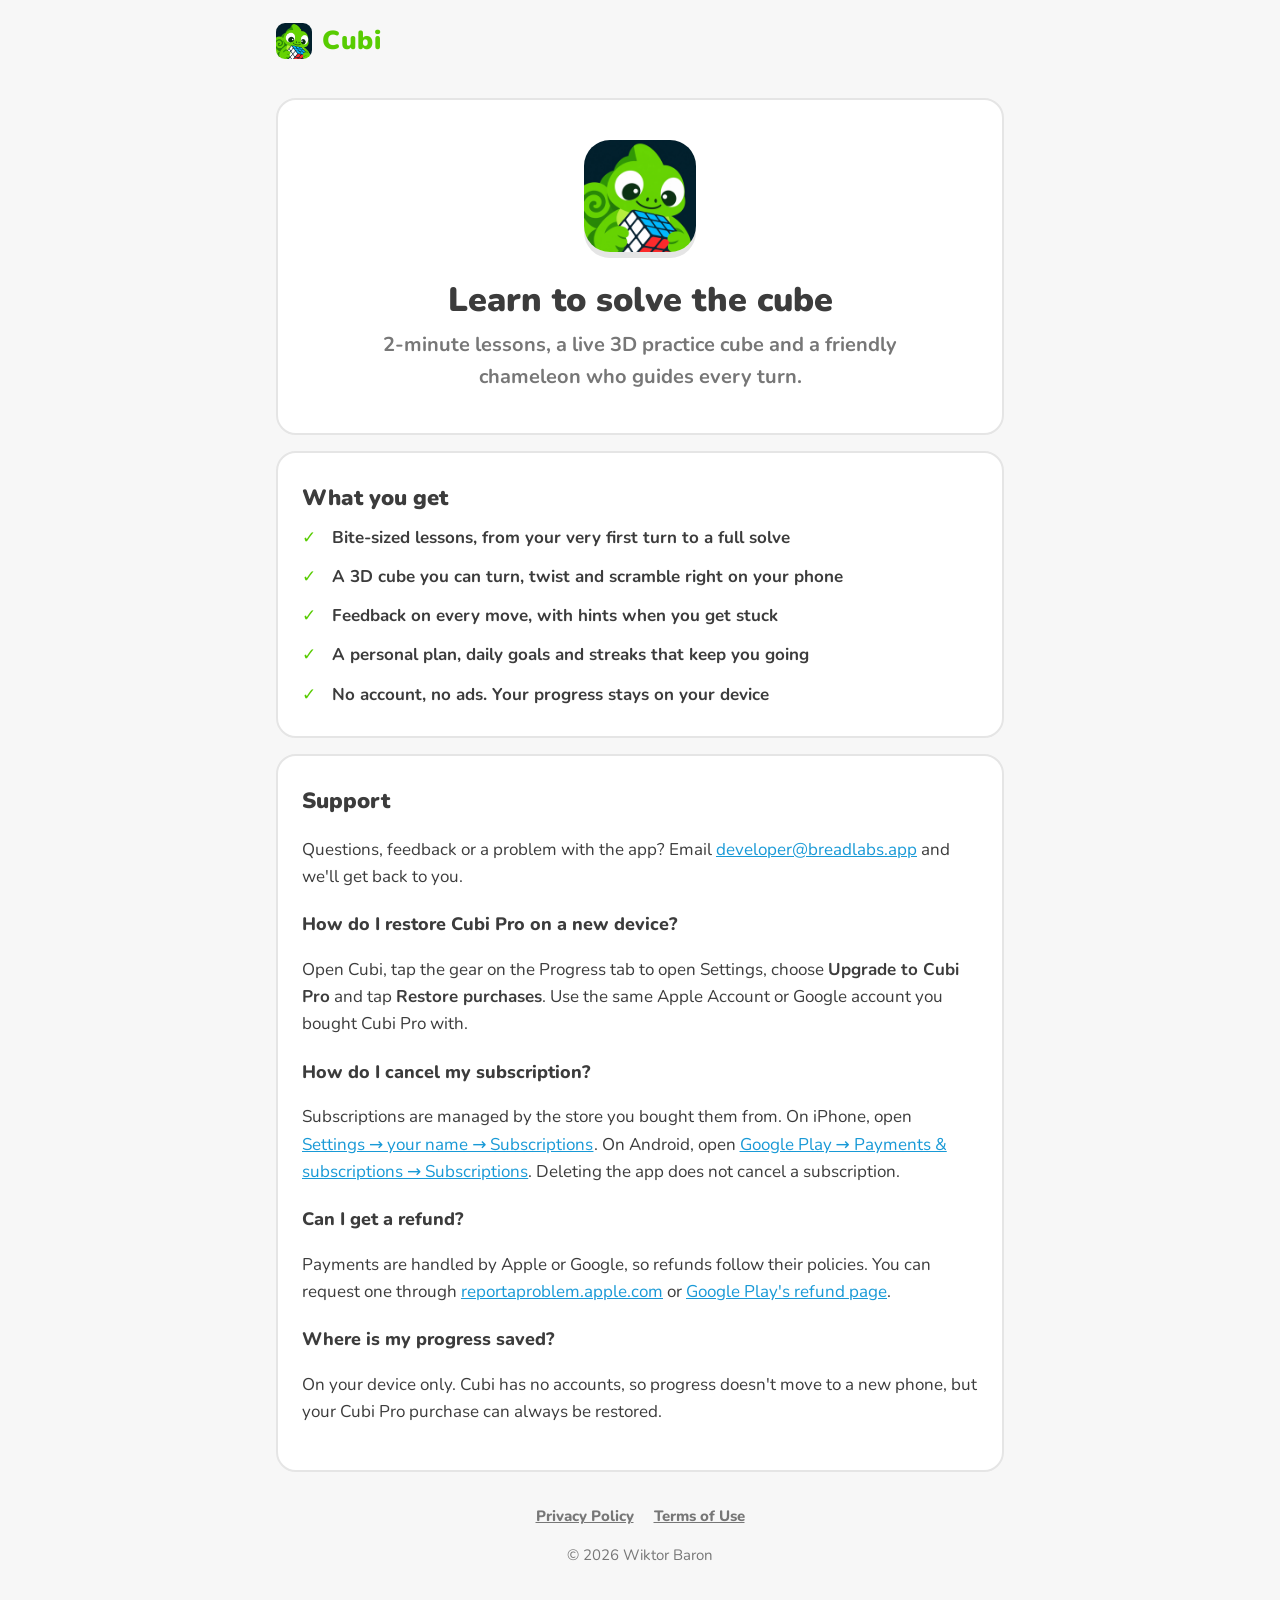
<file: index.html>
<!doctype html>
<html lang="en">
  <head>
    <meta charset="UTF-8" />
    <meta name="viewport" content="width=device-width, initial-scale=1.0" />
    <meta name="description" content="Cubi teaches you to solve the 3×3 cube with 2-minute lessons and a live 3D practice cube." />
    <meta name="theme-color" content="#58cc02" />
    <title>Cubi – Learn to Solve the Cube</title>
    <link rel="icon" type="image/png" href="assets/cubi_icon.png" />
    <link rel="apple-touch-icon" href="assets/cubi_icon.png" />
    <link rel="preconnect" href="https://fonts.googleapis.com" />
    <link rel="preconnect" href="https://fonts.gstatic.com" crossorigin />
    <link href="https://fonts.googleapis.com/css2?family=Nunito:wght@400;700;800;900&display=swap" rel="stylesheet" />
    <link rel="stylesheet" href="styles.css" />
  </head>
  <body>
    <div class="shell">
      <header class="topbar">
        <a class="brand" href="./"><img src="assets/cubi_icon.png" alt="" />Cubi</a>
      </header>

      <main>
        <section class="card hero">
          <img src="assets/cubi_icon.png" alt="Cubi app icon" />
          <h1>Learn to solve the cube</h1>
          <p class="lead">2-minute lessons, a live 3D practice cube and a friendly chameleon who guides every turn.</p>
        </section>

        <section class="card">
          <h2>What you get</h2>
          <ul class="features">
            <li>Bite-sized lessons, from your very first turn to a full solve</li>
            <li>A 3D cube you can turn, twist and scramble right on your phone</li>
            <li>Feedback on every move, with hints when you get stuck</li>
            <li>A personal plan, daily goals and streaks that keep you going</li>
            <li>No account, no ads. Your progress stays on your device</li>
          </ul>
        </section>

        <section class="card" id="support">
          <h2>Support</h2>
          <p>Questions, feedback or a problem with the app? Email <a href="mailto:developer@breadlabs.app">developer@breadlabs.app</a> and we'll get back to you.</p>

          <h3>How do I restore Cubi Pro on a new device?</h3>
          <p>Open Cubi, tap the gear on the Progress tab to open Settings, choose <strong>Upgrade to Cubi Pro</strong> and tap <strong>Restore purchases</strong>. Use the same Apple Account or Google account you bought Cubi Pro with.</p>

          <h3>How do I cancel my subscription?</h3>
          <p>Subscriptions are managed by the store you bought them from. On iPhone, open <a href="https://support.apple.com/en-us/118428">Settings → your name → Subscriptions</a>. On Android, open <a href="https://support.google.com/googleplay/answer/7018481">Google Play → Payments &amp; subscriptions → Subscriptions</a>. Deleting the app does not cancel a subscription.</p>

          <h3>Can I get a refund?</h3>
          <p>Payments are handled by Apple or Google, so refunds follow their policies. You can request one through <a href="https://reportaproblem.apple.com">reportaproblem.apple.com</a> or <a href="https://support.google.com/googleplay/answer/2479637">Google Play's refund page</a>.</p>

          <h3>Where is my progress saved?</h3>
          <p>On your device only. Cubi has no accounts, so progress doesn't move to a new phone, but your Cubi Pro purchase can always be restored.</p>
        </section>
      </main>

      <footer>
        <a href="privacy/">Privacy Policy</a>
        <a href="terms/">Terms of Use</a>
        <p>© 2026 Wiktor Baron</p>
      </footer>
    </div>
  </body>
</html>
</file>
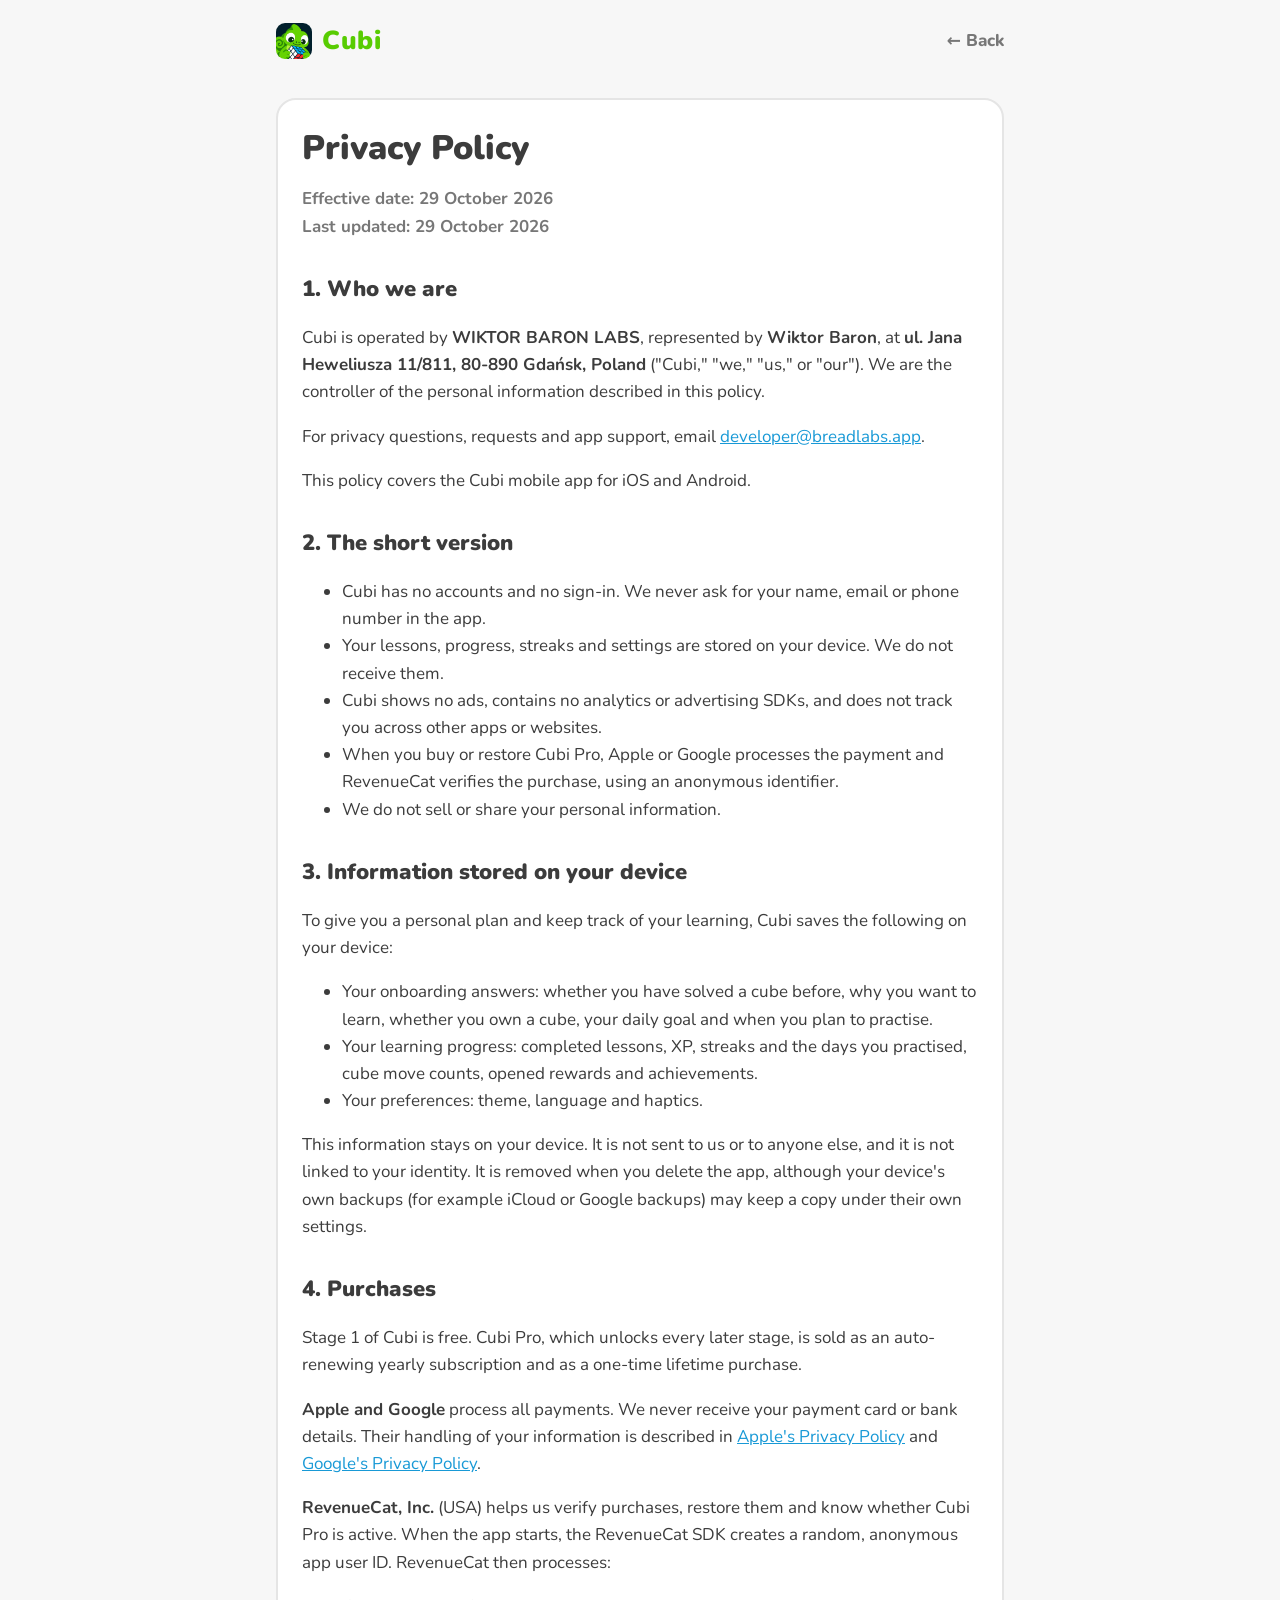
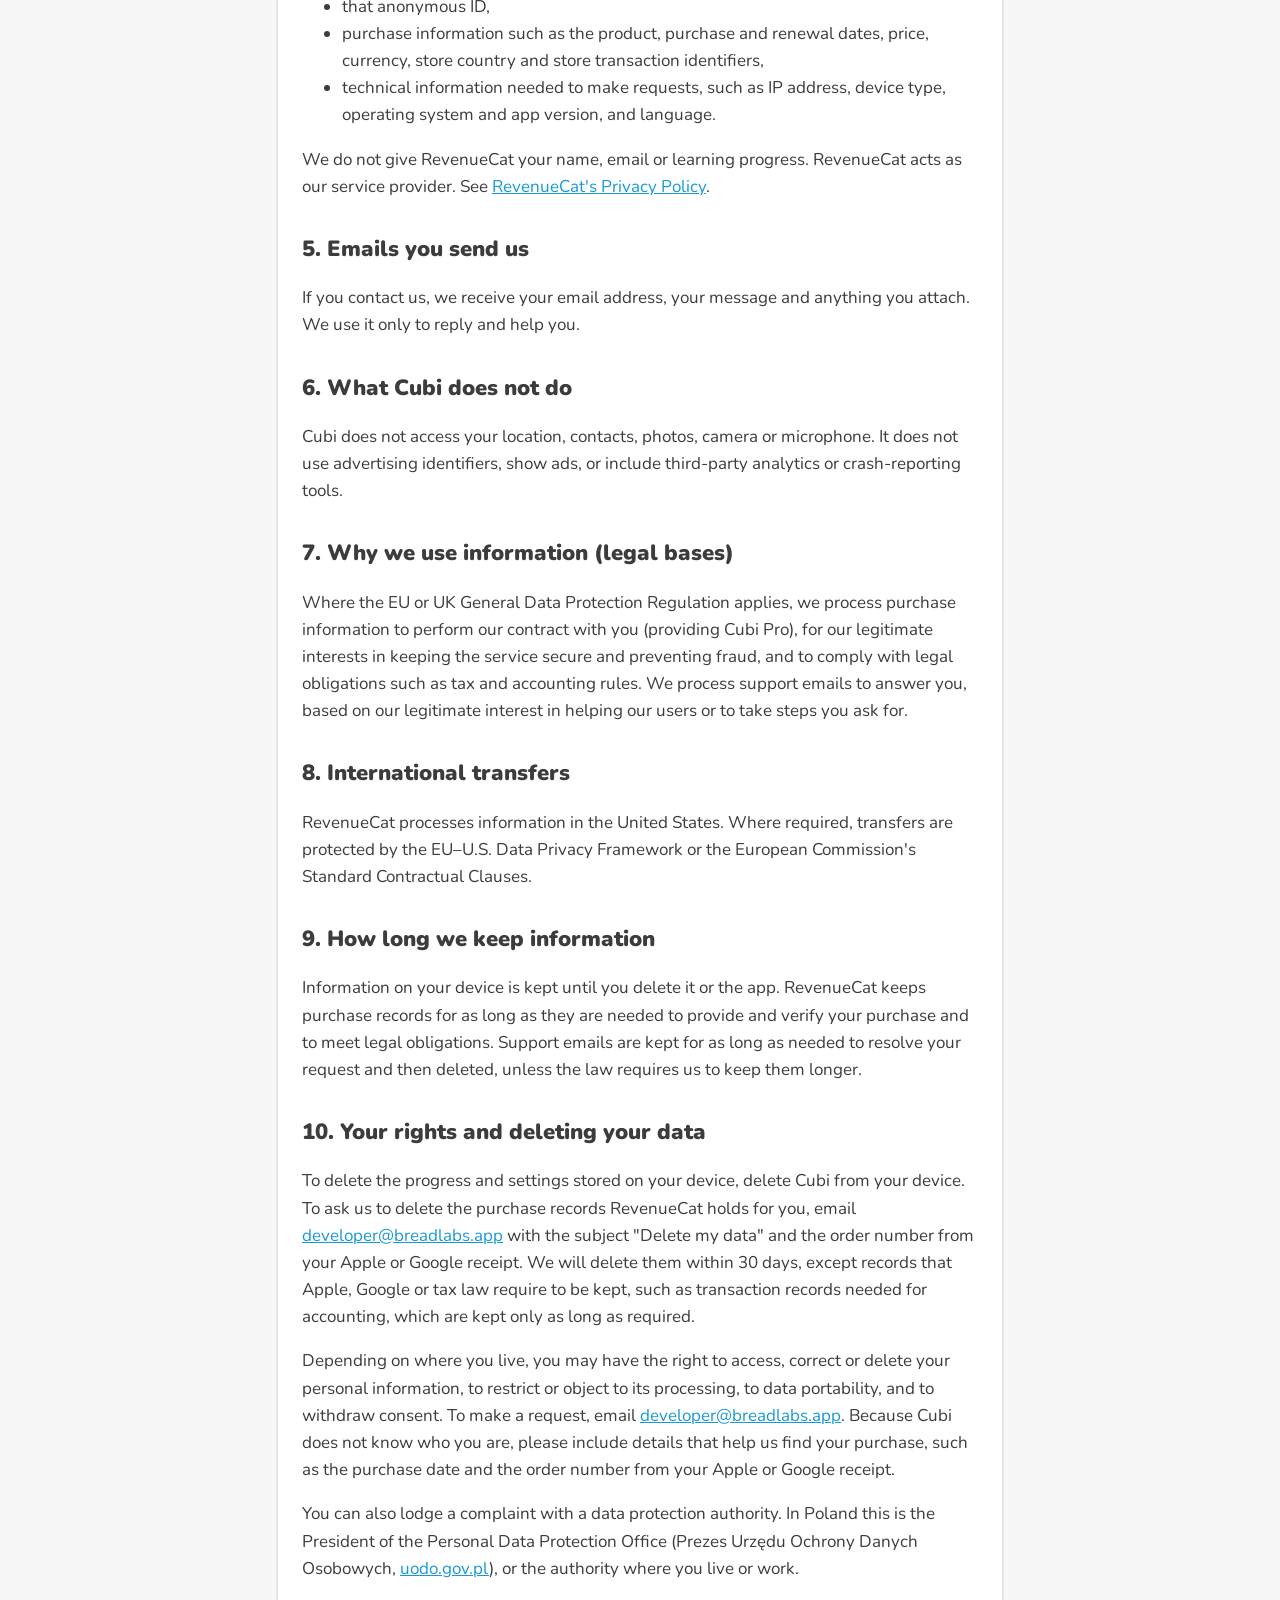
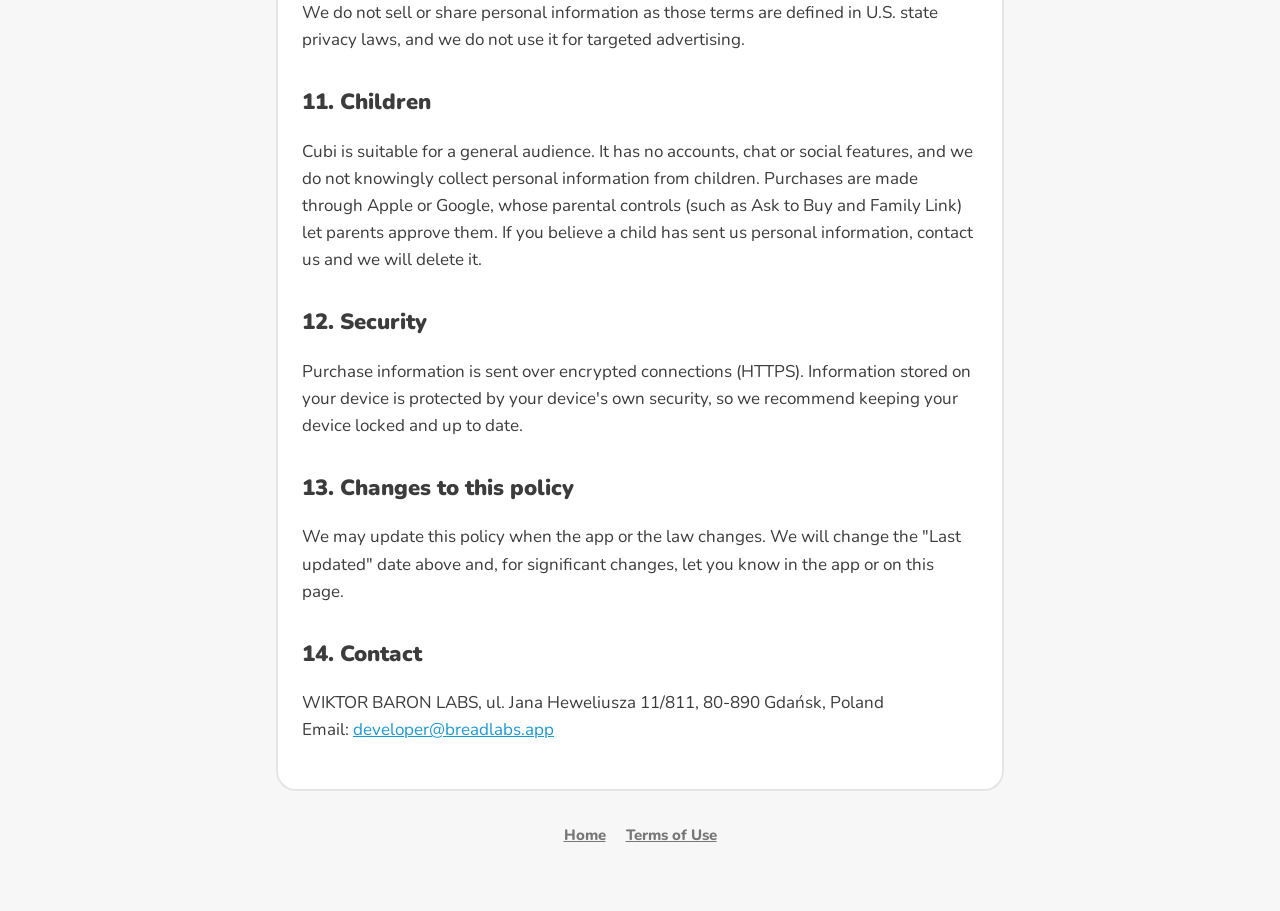
<file: privacy/index.html>
<!doctype html>
<html lang="en">
  <head>
    <meta charset="UTF-8" />
    <meta name="viewport" content="width=device-width, initial-scale=1.0" />
    <meta name="description" content="How the Cubi app handles your information: no account, no ads, progress stored on your device." />
    <meta name="theme-color" content="#58cc02" />
    <title>Privacy Policy – Cubi</title>
    <link rel="icon" type="image/png" href="../assets/cubi_icon.png" />
    <link rel="preconnect" href="https://fonts.googleapis.com" />
    <link rel="preconnect" href="https://fonts.gstatic.com" crossorigin />
    <link href="https://fonts.googleapis.com/css2?family=Nunito:wght@400;700;800;900&display=swap" rel="stylesheet" />
    <link rel="stylesheet" href="../styles.css" />
  </head>
  <body>
    <div class="shell">
      <header class="topbar">
        <a class="brand" href="../"><img src="../assets/cubi_icon.png" alt="" />Cubi</a>
        <a class="back-link" href="../">← Back</a>
      </header>

      <main class="card legal">
        <h1>Privacy Policy</h1>
        <p class="meta">Effective date: 29 October 2026<br />Last updated: 29 October 2026</p>

        <h2>1. Who we are</h2>
        <p>Cubi is operated by <strong>WIKTOR BARON LABS</strong>, represented by <strong>Wiktor Baron</strong>, at <strong>ul. Jana Heweliusza 11/811, 80-890 Gdańsk, Poland</strong> ("Cubi," "we," "us," or "our"). We are the controller of the personal information described in this policy.</p>
        <p>For privacy questions, requests and app support, email <a href="mailto:developer@breadlabs.app">developer@breadlabs.app</a>.</p>
        <p>This policy covers the Cubi mobile app for iOS and Android.</p>

        <h2>2. The short version</h2>
        <ul>
          <li>Cubi has no accounts and no sign-in. We never ask for your name, email or phone number in the app.</li>
          <li>Your lessons, progress, streaks and settings are stored on your device. We do not receive them.</li>
          <li>Cubi shows no ads, contains no analytics or advertising SDKs, and does not track you across other apps or websites.</li>
          <li>When you buy or restore Cubi Pro, Apple or Google processes the payment and RevenueCat verifies the purchase, using an anonymous identifier.</li>
          <li>We do not sell or share your personal information.</li>
        </ul>

        <h2>3. Information stored on your device</h2>
        <p>To give you a personal plan and keep track of your learning, Cubi saves the following on your device:</p>
        <ul>
          <li>Your onboarding answers: whether you have solved a cube before, why you want to learn, whether you own a cube, your daily goal and when you plan to practise.</li>
          <li>Your learning progress: completed lessons, XP, streaks and the days you practised, cube move counts, opened rewards and achievements.</li>
          <li>Your preferences: theme, language and haptics.</li>
        </ul>
        <p>This information stays on your device. It is not sent to us or to anyone else, and it is not linked to your identity. It is removed when you delete the app, although your device's own backups (for example iCloud or Google backups) may keep a copy under their own settings.</p>

        <h2>4. Purchases</h2>
        <p>Stage 1 of Cubi is free. Cubi Pro, which unlocks every later stage, is sold as an auto-renewing yearly subscription and as a one-time lifetime purchase.</p>
        <p><strong>Apple and Google</strong> process all payments. We never receive your payment card or bank details. Their handling of your information is described in <a href="https://www.apple.com/legal/privacy/">Apple's Privacy Policy</a> and <a href="https://policies.google.com/privacy">Google's Privacy Policy</a>.</p>
        <p><strong>RevenueCat, Inc.</strong> (USA) helps us verify purchases, restore them and know whether Cubi Pro is active. When the app starts, the RevenueCat SDK creates a random, anonymous app user ID. RevenueCat then processes:</p>
        <ul>
          <li>that anonymous ID,</li>
          <li>purchase information such as the product, purchase and renewal dates, price, currency, store country and store transaction identifiers,</li>
          <li>technical information needed to make requests, such as IP address, device type, operating system and app version, and language.</li>
        </ul>
        <p>We do not give RevenueCat your name, email or learning progress. RevenueCat acts as our service provider. See <a href="https://www.revenuecat.com/privacy">RevenueCat's Privacy Policy</a>.</p>

        <h2>5. Emails you send us</h2>
        <p>If you contact us, we receive your email address, your message and anything you attach. We use it only to reply and help you.</p>

        <h2>6. What Cubi does not do</h2>
        <p>Cubi does not access your location, contacts, photos, camera or microphone. It does not use advertising identifiers, show ads, or include third-party analytics or crash-reporting tools.</p>

        <h2>7. Why we use information (legal bases)</h2>
        <p>Where the EU or UK General Data Protection Regulation applies, we process purchase information to perform our contract with you (providing Cubi Pro), for our legitimate interests in keeping the service secure and preventing fraud, and to comply with legal obligations such as tax and accounting rules. We process support emails to answer you, based on our legitimate interest in helping our users or to take steps you ask for.</p>

        <h2>8. International transfers</h2>
        <p>RevenueCat processes information in the United States. Where required, transfers are protected by the EU–U.S. Data Privacy Framework or the European Commission's Standard Contractual Clauses.</p>

        <h2>9. How long we keep information</h2>
        <p>Information on your device is kept until you delete it or the app. RevenueCat keeps purchase records for as long as they are needed to provide and verify your purchase and to meet legal obligations. Support emails are kept for as long as needed to resolve your request and then deleted, unless the law requires us to keep them longer.</p>

        <h2 id="delete-data">10. Your rights and deleting your data</h2>
        <p>To delete the progress and settings stored on your device, delete Cubi from your device. To ask us to delete the purchase records RevenueCat holds for you, email <a href="mailto:developer@breadlabs.app">developer@breadlabs.app</a> with the subject "Delete my data" and the order number from your Apple or Google receipt. We will delete them within 30 days, except records that Apple, Google or tax law require to be kept, such as transaction records needed for accounting, which are kept only as long as required.</p>
        <p>Depending on where you live, you may have the right to access, correct or delete your personal information, to restrict or object to its processing, to data portability, and to withdraw consent. To make a request, email <a href="mailto:developer@breadlabs.app">developer@breadlabs.app</a>. Because Cubi does not know who you are, please include details that help us find your purchase, such as the purchase date and the order number from your Apple or Google receipt.</p>
        <p>You can also lodge a complaint with a data protection authority. In Poland this is the President of the Personal Data Protection Office (Prezes Urzędu Ochrony Danych Osobowych, <a href="https://uodo.gov.pl">uodo.gov.pl</a>), or the authority where you live or work.</p>
        <p>We do not sell or share personal information as those terms are defined in U.S. state privacy laws, and we do not use it for targeted advertising.</p>

        <h2>11. Children</h2>
        <p>Cubi is suitable for a general audience. It has no accounts, chat or social features, and we do not knowingly collect personal information from children. Purchases are made through Apple or Google, whose parental controls (such as Ask to Buy and Family Link) let parents approve them. If you believe a child has sent us personal information, contact us and we will delete it.</p>

        <h2>12. Security</h2>
        <p>Purchase information is sent over encrypted connections (HTTPS). Information stored on your device is protected by your device's own security, so we recommend keeping your device locked and up to date.</p>

        <h2>13. Changes to this policy</h2>
        <p>We may update this policy when the app or the law changes. We will change the "Last updated" date above and, for significant changes, let you know in the app or on this page.</p>

        <h2>14. Contact</h2>
        <p>WIKTOR BARON LABS, ul. Jana Heweliusza 11/811, 80-890 Gdańsk, Poland<br />Email: <a href="mailto:developer@breadlabs.app">developer@breadlabs.app</a></p>
      </main>

      <footer>
        <a href="../">Home</a>
        <a href="../terms/">Terms of Use</a>
      </footer>
    </div>
  </body>
</html>
</file>
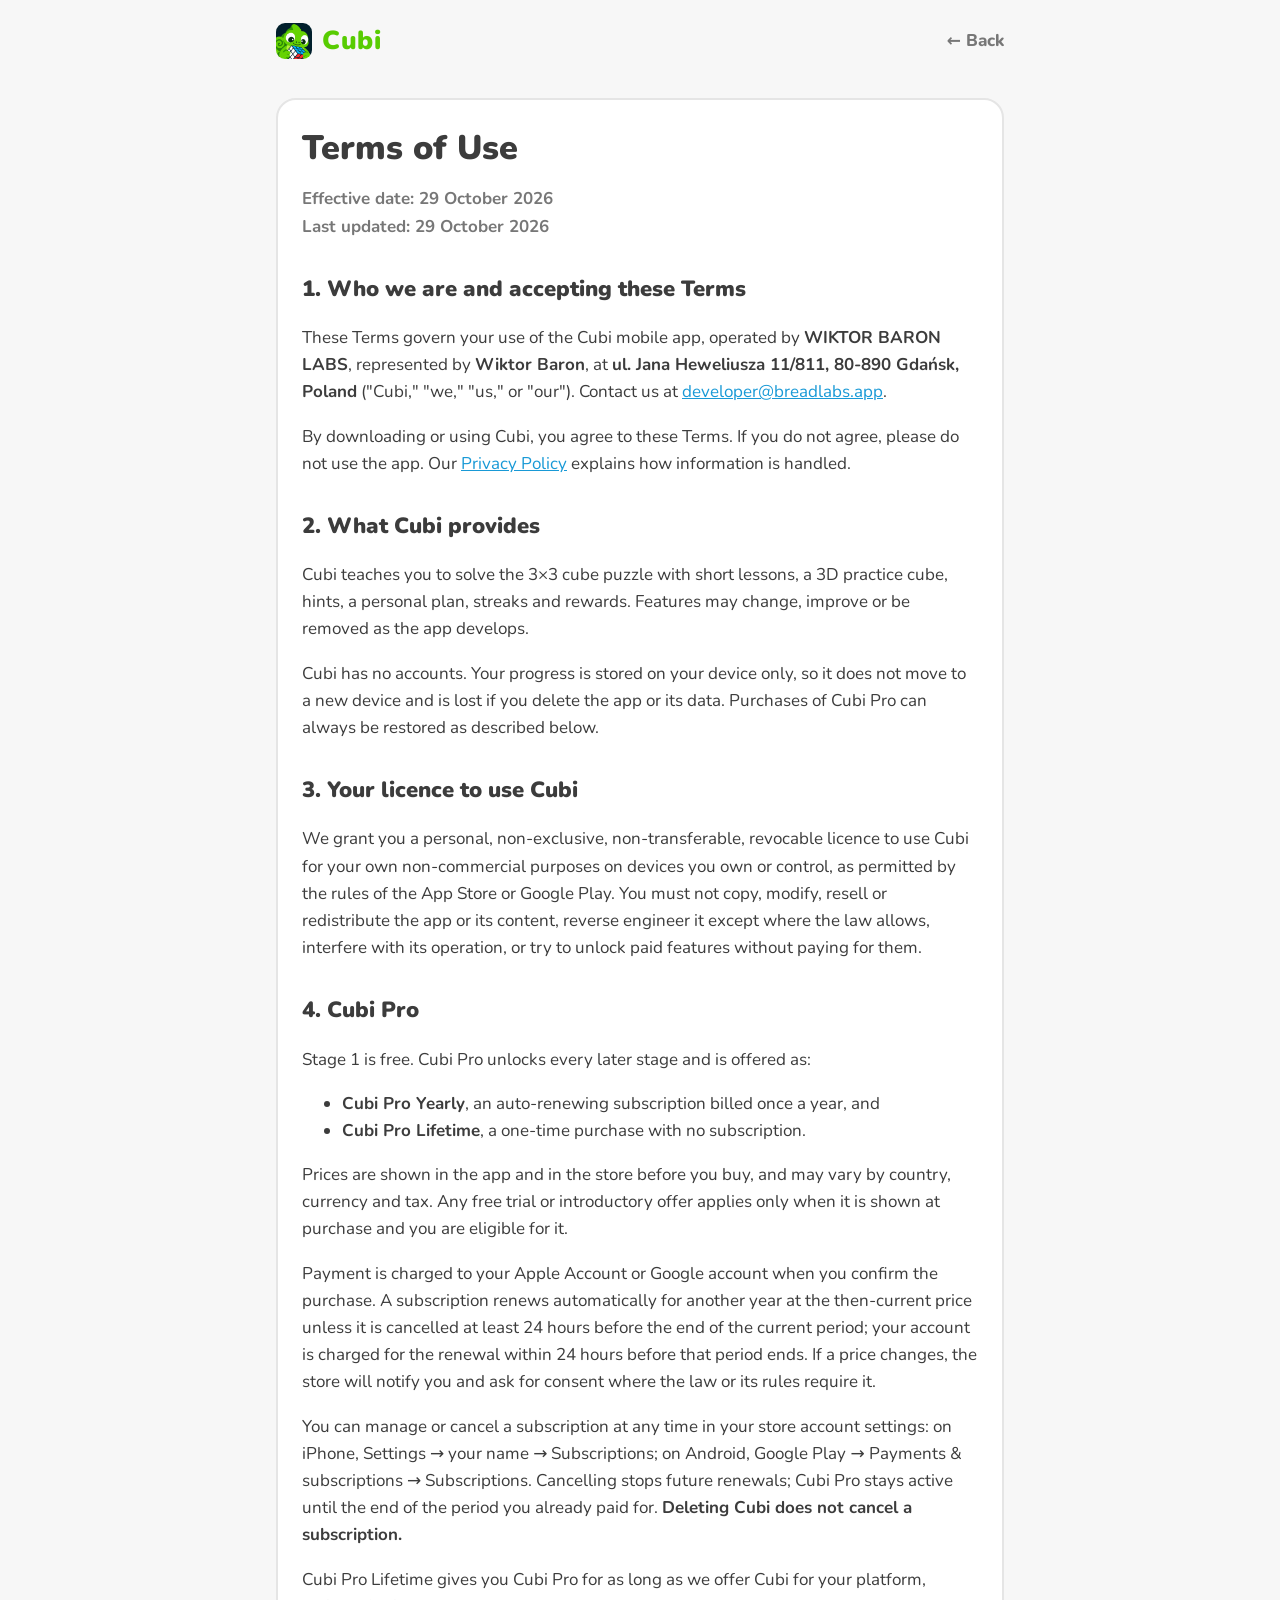
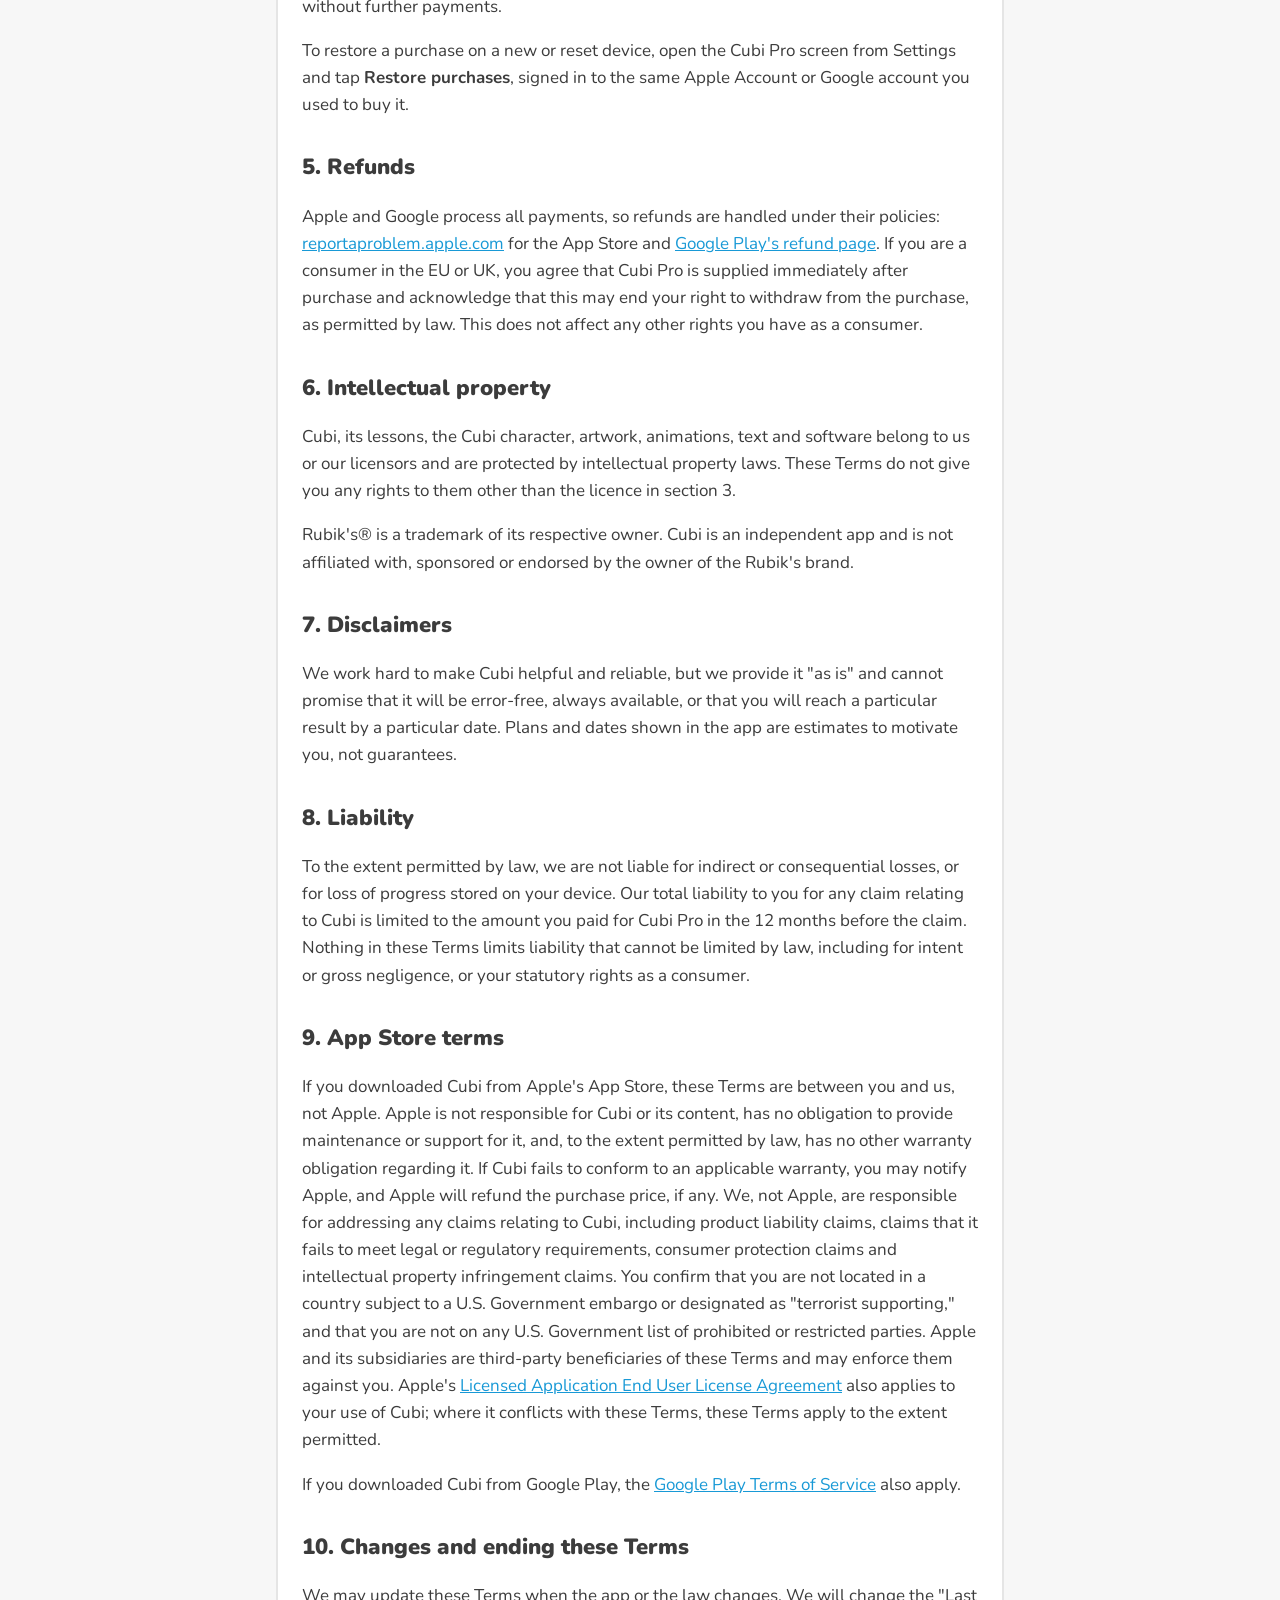
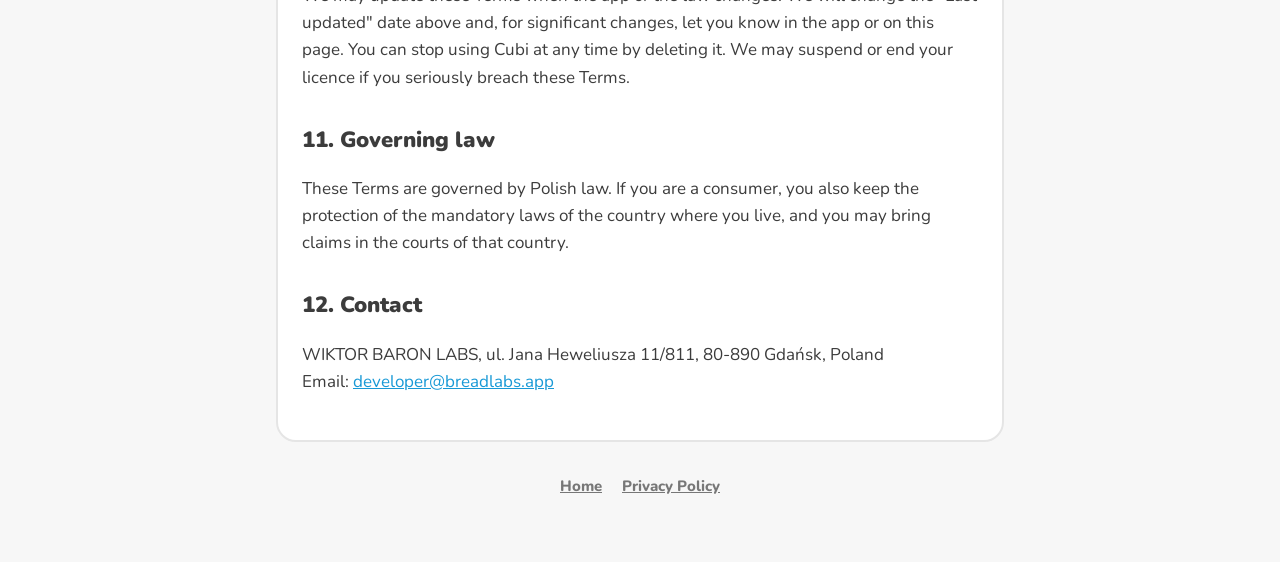
<file: terms/index.html>
<!doctype html>
<html lang="en">
  <head>
    <meta charset="UTF-8" />
    <meta name="viewport" content="width=device-width, initial-scale=1.0" />
    <meta name="description" content="Terms of Use for the Cubi app, including Cubi Pro subscriptions and purchases." />
    <meta name="theme-color" content="#58cc02" />
    <title>Terms of Use – Cubi</title>
    <link rel="icon" type="image/png" href="../assets/cubi_icon.png" />
    <link rel="preconnect" href="https://fonts.googleapis.com" />
    <link rel="preconnect" href="https://fonts.gstatic.com" crossorigin />
    <link href="https://fonts.googleapis.com/css2?family=Nunito:wght@400;700;800;900&display=swap" rel="stylesheet" />
    <link rel="stylesheet" href="../styles.css" />
  </head>
  <body>
    <div class="shell">
      <header class="topbar">
        <a class="brand" href="../"><img src="../assets/cubi_icon.png" alt="" />Cubi</a>
        <a class="back-link" href="../">← Back</a>
      </header>

      <main class="card legal">
        <h1>Terms of Use</h1>
        <p class="meta">Effective date: 29 October 2026<br />Last updated: 29 October 2026</p>

        <h2>1. Who we are and accepting these Terms</h2>
        <p>These Terms govern your use of the Cubi mobile app, operated by <strong>WIKTOR BARON LABS</strong>, represented by <strong>Wiktor Baron</strong>, at <strong>ul. Jana Heweliusza 11/811, 80-890 Gdańsk, Poland</strong> ("Cubi," "we," "us," or "our"). Contact us at <a href="mailto:developer@breadlabs.app">developer@breadlabs.app</a>.</p>
        <p>By downloading or using Cubi, you agree to these Terms. If you do not agree, please do not use the app. Our <a href="../privacy/">Privacy Policy</a> explains how information is handled.</p>

        <h2>2. What Cubi provides</h2>
        <p>Cubi teaches you to solve the 3×3 cube puzzle with short lessons, a 3D practice cube, hints, a personal plan, streaks and rewards. Features may change, improve or be removed as the app develops.</p>
        <p>Cubi has no accounts. Your progress is stored on your device only, so it does not move to a new device and is lost if you delete the app or its data. Purchases of Cubi Pro can always be restored as described below.</p>

        <h2>3. Your licence to use Cubi</h2>
        <p>We grant you a personal, non-exclusive, non-transferable, revocable licence to use Cubi for your own non-commercial purposes on devices you own or control, as permitted by the rules of the App Store or Google Play. You must not copy, modify, resell or redistribute the app or its content, reverse engineer it except where the law allows, interfere with its operation, or try to unlock paid features without paying for them.</p>

        <h2>4. Cubi Pro</h2>
        <p>Stage 1 is free. Cubi Pro unlocks every later stage and is offered as:</p>
        <ul>
          <li><strong>Cubi Pro Yearly</strong>, an auto-renewing subscription billed once a year, and</li>
          <li><strong>Cubi Pro Lifetime</strong>, a one-time purchase with no subscription.</li>
        </ul>
        <p>Prices are shown in the app and in the store before you buy, and may vary by country, currency and tax. Any free trial or introductory offer applies only when it is shown at purchase and you are eligible for it.</p>
        <p>Payment is charged to your Apple Account or Google account when you confirm the purchase. A subscription renews automatically for another year at the then-current price unless it is cancelled at least 24 hours before the end of the current period; your account is charged for the renewal within 24 hours before that period ends. If a price changes, the store will notify you and ask for consent where the law or its rules require it.</p>
        <p>You can manage or cancel a subscription at any time in your store account settings: on iPhone, Settings → your name → Subscriptions; on Android, Google Play → Payments &amp; subscriptions → Subscriptions. Cancelling stops future renewals; Cubi Pro stays active until the end of the period you already paid for. <strong>Deleting Cubi does not cancel a subscription.</strong></p>
        <p>Cubi Pro Lifetime gives you Cubi Pro for as long as we offer Cubi for your platform, without further payments.</p>
        <p>To restore a purchase on a new or reset device, open the Cubi Pro screen from Settings and tap <strong>Restore purchases</strong>, signed in to the same Apple Account or Google account you used to buy it.</p>

        <h2>5. Refunds</h2>
        <p>Apple and Google process all payments, so refunds are handled under their policies: <a href="https://reportaproblem.apple.com">reportaproblem.apple.com</a> for the App Store and <a href="https://support.google.com/googleplay/answer/2479637">Google Play's refund page</a>. If you are a consumer in the EU or UK, you agree that Cubi Pro is supplied immediately after purchase and acknowledge that this may end your right to withdraw from the purchase, as permitted by law. This does not affect any other rights you have as a consumer.</p>

        <h2>6. Intellectual property</h2>
        <p>Cubi, its lessons, the Cubi character, artwork, animations, text and software belong to us or our licensors and are protected by intellectual property laws. These Terms do not give you any rights to them other than the licence in section 3.</p>
        <p>Rubik's® is a trademark of its respective owner. Cubi is an independent app and is not affiliated with, sponsored or endorsed by the owner of the Rubik's brand.</p>

        <h2>7. Disclaimers</h2>
        <p>We work hard to make Cubi helpful and reliable, but we provide it "as is" and cannot promise that it will be error-free, always available, or that you will reach a particular result by a particular date. Plans and dates shown in the app are estimates to motivate you, not guarantees.</p>

        <h2>8. Liability</h2>
        <p>To the extent permitted by law, we are not liable for indirect or consequential losses, or for loss of progress stored on your device. Our total liability to you for any claim relating to Cubi is limited to the amount you paid for Cubi Pro in the 12 months before the claim. Nothing in these Terms limits liability that cannot be limited by law, including for intent or gross negligence, or your statutory rights as a consumer.</p>

        <h2>9. App Store terms</h2>
        <p>If you downloaded Cubi from Apple's App Store, these Terms are between you and us, not Apple. Apple is not responsible for Cubi or its content, has no obligation to provide maintenance or support for it, and, to the extent permitted by law, has no other warranty obligation regarding it. If Cubi fails to conform to an applicable warranty, you may notify Apple, and Apple will refund the purchase price, if any. We, not Apple, are responsible for addressing any claims relating to Cubi, including product liability claims, claims that it fails to meet legal or regulatory requirements, consumer protection claims and intellectual property infringement claims. You confirm that you are not located in a country subject to a U.S. Government embargo or designated as "terrorist supporting," and that you are not on any U.S. Government list of prohibited or restricted parties. Apple and its subsidiaries are third-party beneficiaries of these Terms and may enforce them against you. Apple's <a href="https://www.apple.com/legal/internet-services/itunes/dev/stdeula/">Licensed Application End User License Agreement</a> also applies to your use of Cubi; where it conflicts with these Terms, these Terms apply to the extent permitted.</p>
        <p>If you downloaded Cubi from Google Play, the <a href="https://play.google.com/about/play-terms/">Google Play Terms of Service</a> also apply.</p>

        <h2>10. Changes and ending these Terms</h2>
        <p>We may update these Terms when the app or the law changes. We will change the "Last updated" date above and, for significant changes, let you know in the app or on this page. You can stop using Cubi at any time by deleting it. We may suspend or end your licence if you seriously breach these Terms.</p>

        <h2>11. Governing law</h2>
        <p>These Terms are governed by Polish law. If you are a consumer, you also keep the protection of the mandatory laws of the country where you live, and you may bring claims in the courts of that country.</p>

        <h2>12. Contact</h2>
        <p>WIKTOR BARON LABS, ul. Jana Heweliusza 11/811, 80-890 Gdańsk, Poland<br />Email: <a href="mailto:developer@breadlabs.app">developer@breadlabs.app</a></p>
      </main>

      <footer>
        <a href="../">Home</a>
        <a href="../privacy/">Privacy Policy</a>
      </footer>
    </div>
  </body>
</html>
</file>
<file: styles.css>
:root {
  --green: #58cc02;
  --green-shadow: #58a700;
  --blue: #1cb0f6;
  --ink: #3c3c3c;
  --muted: #777777;
  --line: #e5e5e5;
  --surface: #ffffff;
  --page: #f7f7f7;
  --link: #1899d6;
}

@media (prefers-color-scheme: dark) {
  :root {
    --ink: #f1f7fb;
    --muted: #a6b4bd;
    --line: #37464f;
    --surface: #1a252c;
    --page: #131f24;
    --link: #49c0f8;
  }
}

* {
  box-sizing: border-box;
}

html {
  -webkit-text-size-adjust: 100%;
}

body {
  margin: 0;
  background: var(--page);
  color: var(--ink);
  font-family: "Nunito", system-ui, -apple-system, "Segoe UI", sans-serif;
  font-size: 17px;
  line-height: 1.6;
}

a {
  color: var(--link);
}

.shell {
  max-width: 760px;
  margin: 0 auto;
  padding: 0 16px 64px;
}

.topbar {
  display: flex;
  align-items: center;
  justify-content: space-between;
  padding: 20px 0;
}

.brand {
  display: flex;
  align-items: center;
  gap: 10px;
  color: var(--green);
  font-size: 26px;
  font-weight: 900;
  text-decoration: none;
  letter-spacing: 0.5px;
}

.brand img {
  width: 36px;
  height: 36px;
  border-radius: 9px;
}

.back-link {
  color: var(--muted);
  font-weight: 800;
  text-decoration: none;
}

.card {
  background: var(--surface);
  border: 2px solid var(--line);
  border-radius: 20px;
  padding: 28px 24px;
  margin-top: 16px;
}

.hero {
  text-align: center;
  padding: 40px 24px;
}

.hero img {
  width: 112px;
  height: 112px;
  border-radius: 26px;
  box-shadow: 0 6px 0 var(--line);
}

h1 {
  font-size: 34px;
  font-weight: 900;
  line-height: 1.2;
  margin: 20px 0 8px;
}

.hero p.lead {
  font-size: 20px;
  color: var(--muted);
  font-weight: 700;
  margin: 0 auto;
  max-width: 520px;
}

h2 {
  font-size: 22px;
  font-weight: 900;
  margin: 32px 0 8px;
}

h3 {
  font-size: 18px;
  font-weight: 800;
  margin: 20px 0 4px;
}

.card > h2:first-child {
  margin-top: 0;
}

.features {
  list-style: none;
  padding: 0;
  margin: 0;
  display: grid;
  gap: 12px;
}

.features li {
  font-weight: 700;
  padding-left: 30px;
  position: relative;
}

.features li::before {
  content: "✓";
  position: absolute;
  left: 0;
  color: var(--green);
  font-weight: 900;
}

.button {
  display: inline-block;
  background: var(--green);
  color: #ffffff;
  font-weight: 900;
  text-decoration: none;
  text-transform: uppercase;
  letter-spacing: 0.8px;
  padding: 14px 28px;
  border-radius: 16px;
  box-shadow: 0 4px 0 var(--green-shadow);
}

.legal h1 {
  margin-top: 0;
}

.legal .meta {
  color: var(--muted);
  font-weight: 700;
}

footer {
  margin-top: 32px;
  text-align: center;
  color: var(--muted);
  font-size: 15px;
}

footer a {
  color: var(--muted);
  font-weight: 800;
  margin: 0 8px;
}
</file>
